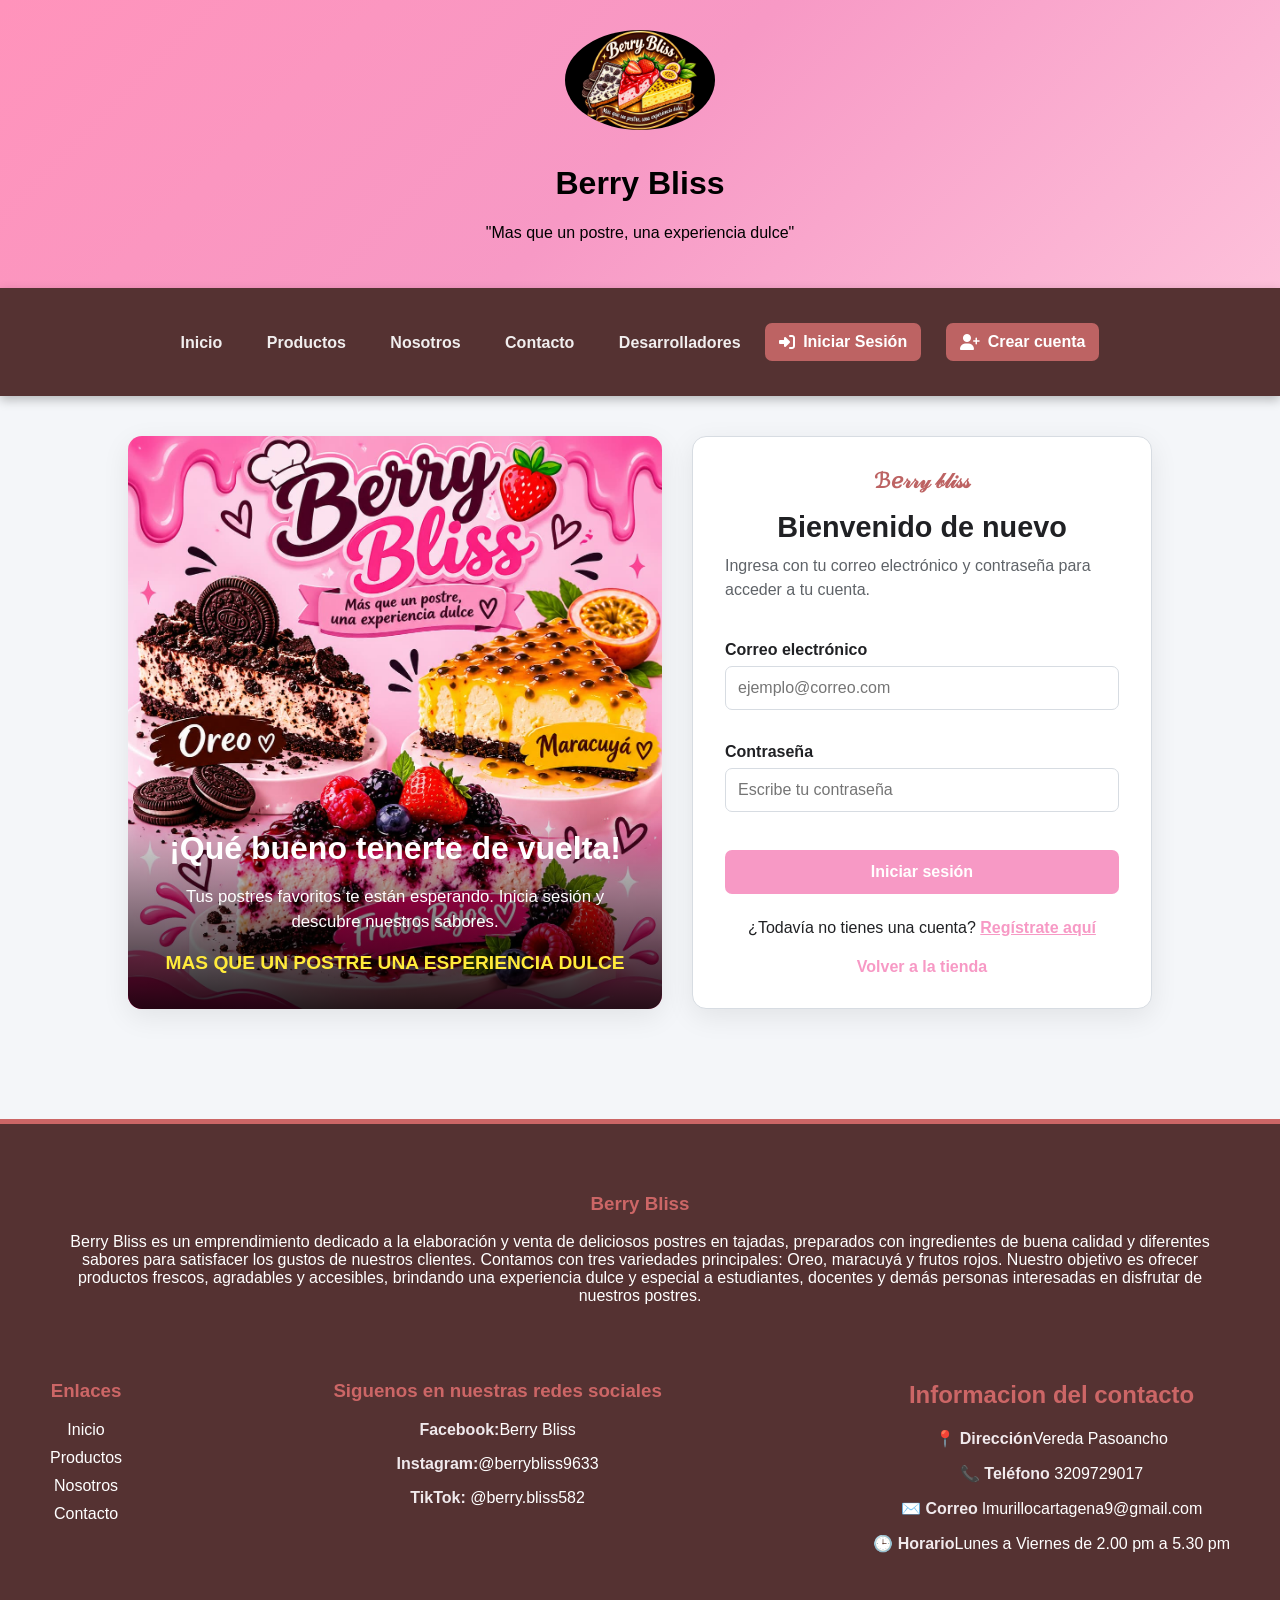
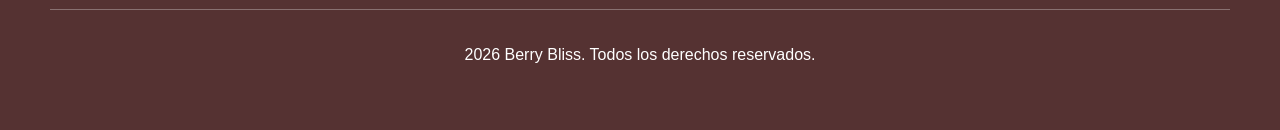
<file: Berry_Bliss_/login.html>
<!DOCTYPE html>
<html lang="en">
<head>
    <meta charset="UTF-8">
    <meta name="viewport" content="width=device-width, initial-scale=1.0">
    <title>Berry Bliss</title>

    <link rel="stylesheet" href="CSS/style.css">
    <link rel="stylesheet" href="CSS/auth.css">
    <!-- Iconos Font Awesome -->
    <link rel="stylesheet"href="https://cdnjs.cloudflare.com/ajax/libs/font-awesome/6.5.1/css/all.min.css">

</head>
<body>
    
    <header>
        <img src="img/Logo 2.jpg" alt="Logo de la Empresa" >
        <h1>Berry Bliss</h1>
        <p>"Mas que un postre, una experiencia dulce"</p>
    </header>
    <nav>
        <a href="index.html">Inicio</a>
        <a href="productos.html">Productos</a>
        <a href="nosotros.html">Nosotros</a>
        <a href="contactenos.html">Contacto</a>
        <a href="desarrolladores.html">Desarrolladores</a>
        <!--Enlace de login-->
        <a href="login.html" class="nav-auth" class="acceso-cliente"> <i class="fa-solid fa-right-to-bracket"></i> Iniciar Sesión</a>
        

        <!--Enlace de registro-->
        <a href="registro.html" class="nav-auth" class="acceso-registro"><i class="fa-solid fa-user-plus"></i> Crear cuenta</a>
    </nav>
    <!-- CONTENIDO PRINCIPAL -->
    <main class="auth-container">

        <!-- COLUMNA IZQUIERDA: IMAGEN -->
        <section class="auth-image">

            <img
                src="img/IMG principal.jpg"
                alt="Variedad de postres dulces, cremosos y deliciosos"
            >

            <div class="auth-image-text">

                <h2>¡Qué bueno tenerte de vuelta!</h2>

                <p>
                    Tus postres favoritos te están esperando.
                    Inicia sesión y descubre nuestros sabores.
                </p>

                <strong>MAS QUE UN POSTRE UNA ESPERIENCIA DULCE</strong>

            </div>

        </section>

        <!-- COLUMNA DERECHA: FORMULARIO -->
        <section class="auth-card">

            <a class="brand" href="index.html">
                ℬℯ𝓇𝓇𝓎 𝒷𝓁𝒾𝓈𝓈
            </a>

            <h1>Bienvenido de nuevo</h1>

            <p class="auth-description">
                Ingresa con tu correo electrónico y contraseña
                para acceder a tu cuenta.
            </p>

            <form action="#" method="post">

                <!-- CORREO ELECTRÓNICO -->
                <div class="form-group">

                    <label for="correo">
                        Correo electrónico
                    </label>

                    <input
                        type="email"
                        id="correo"
                        name="correo"
                        placeholder="ejemplo@correo.com"
                        autocomplete="email"
                        required
                    >

                </div>

                <!-- CONTRASEÑA -->
                <div class="form-group">

                    <label for="contrasena">
                        Contraseña
                    </label>

                    <input
                        type="password"
                        id="contrasena"
                        name="contrasena"
                        placeholder="Escribe tu contraseña"
                        autocomplete="current-password"
                        required
                    >

                </div>

                <!-- BOTÓN DE INICIO DE SESIÓN -->
                <button type="submit" class="auth-button">
                    Iniciar sesión
                </button>

            </form>

            <!-- ENLACE AL REGISTRO -->
            <p class="auth-switch">
                ¿Todavía no tienes una cuenta?
                <a href="registro.html">Regístrate aquí</a>
            </p>

            <!-- VOLVER A LA TIENDA -->
            <a class="back-link" href="index.html">
                Volver a la tienda
            </a>

        </section>

    </main>
    <footer>
    <div class="footer-contenedor">
    <div>
        <h3>Berry Bliss</h3>
        <p>
        Berry Bliss es un emprendimiento dedicado a la elaboración y venta de deliciosos postres en tajadas, preparados con ingredientes de buena calidad y diferentes sabores para satisfacer los gustos de nuestros clientes. Contamos con tres variedades principales: Oreo, maracuyá y frutos rojos. Nuestro objetivo es ofrecer productos frescos, agradables y accesibles, brindando una experiencia dulce y especial a estudiantes, docentes y demás personas interesadas en disfrutar de nuestros postres.
        </p>
    </div>

    <div>
    <h3>Enlaces</h3>
    <ul>
        <li><a href="index.html">Inicio</a></li>
        <li><a href="productos.html">Productos</a></li>
        <li> <a href="nosotros.html">Nosotros</a></li>
        <li><a href="contactenos.html">Contacto</a></li>
    </ul>
</div>
<div>
    <h3>Siguenos en nuestras redes sociales</h3>
    <p><strong>Facebook:</strong>Berry Bliss</p> 
    <p><strong>Instagram:</strong>@berrybliss9633</p>
    <p><strong>TikTok:</strong> @berry.bliss582</p>
</div>
<div>
    <h2>Informacion del contacto</h2>
    <p><strong>📍 Dirección</strong>Vereda Pasoancho</p>
    <p><strong>📞 Teléfono</strong> 3209729017</p>
    <p><strong>✉️ Correo</strong> lmurillocartagena9@gmail.com</p>
    <p><strong>🕒 Horario</strong>Lunes a Viernes de 2.00 pm a 5.30 pm</p> 

</div>
    </div>

    <div class="copyright">
        <p> 2026 Berry Bliss. Todos los derechos reservados.</p> 
    </div>
</footer>
</body>
</html>
</file>
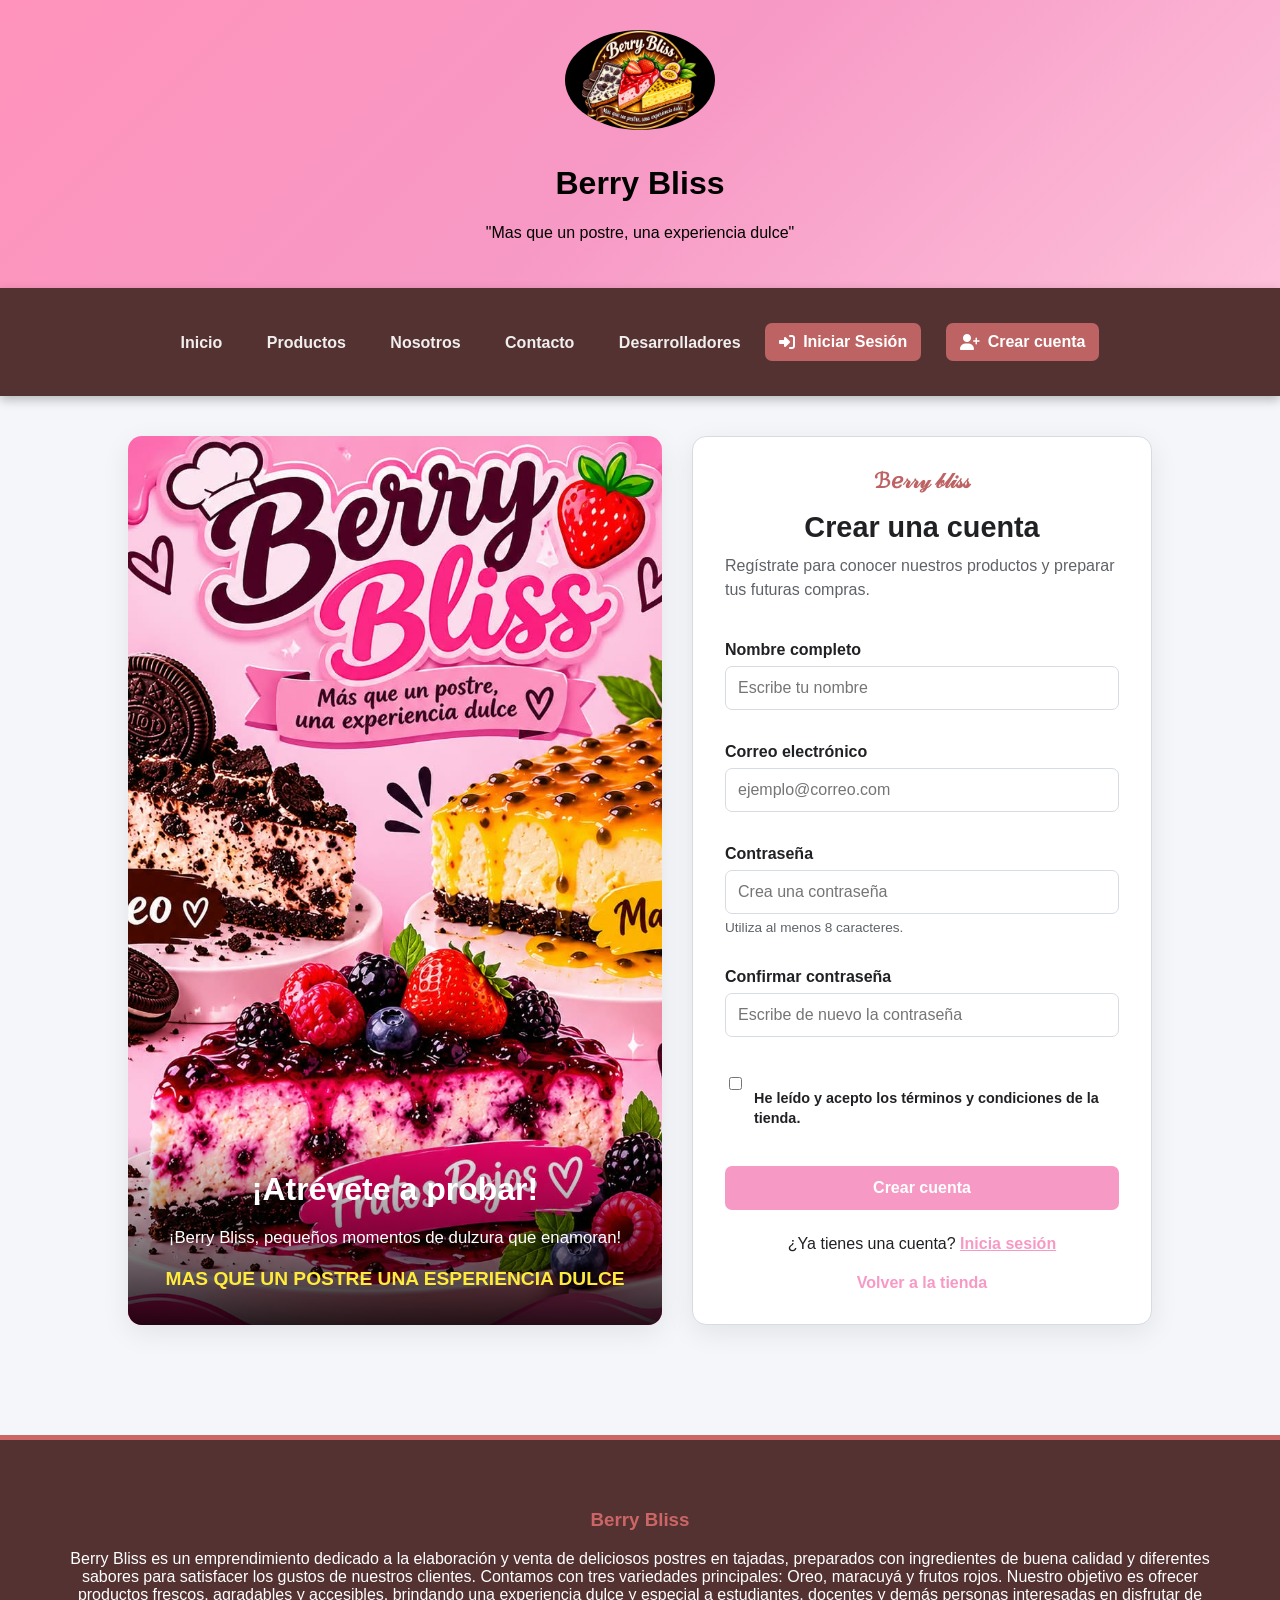
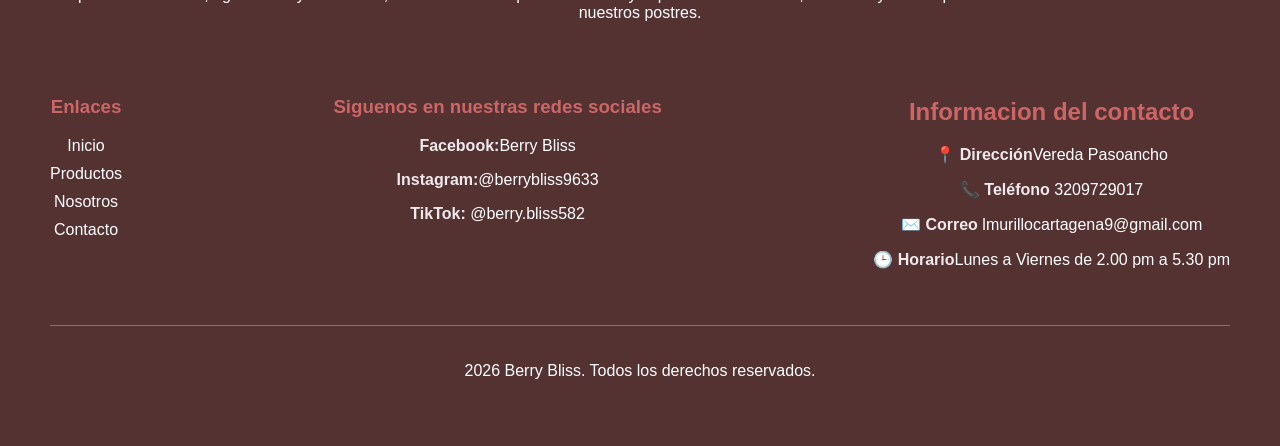
<file: Berry_Bliss_/registro.html>
<!DOCTYPE html>
<html lang="en">
<head>
    <meta charset="UTF-8">
    <meta name="viewport" content="width=device-width, initial-scale=1.0">
    <title>Berry Bliss</title>

    <link rel="stylesheet" href="CSS/style.css">
    <link rel="stylesheet" href="CSS/auth.css">
    <!-- Iconos Font Awesome -->
    <link rel="stylesheet"href="https://cdnjs.cloudflare.com/ajax/libs/font-awesome/6.5.1/css/all.min.css">

</head>
<body>
    
    <header>
        <img src="img/Logo 2.jpg" alt="Logo de la Empresa" >
        <h1>Berry Bliss</h1>
        <p>"Mas que un postre, una experiencia dulce"</p>
    </header>
    <nav>
        <a href="index.html">Inicio</a>
        <a href="productos.html">Productos</a>
        <a href="nosotros.html">Nosotros</a>
        <a href="contactenos.html">Contacto</a>
        <a href="desarrolladores.html">Desarrolladores</a>
        <!--Enlace de login-->
        <a href="login.html" class="nav-auth" class="acceso-cliente"> <i class="fa-solid fa-right-to-bracket"></i> Iniciar Sesión</a>
        

        <!--Enlace de registro-->
        <a href="registro.html" class="nav-auth" class="acceso-registro"><i class="fa-solid fa-user-plus"></i> Crear cuenta</a>
    </nav>
    <main class="auth-container">

    <!-- Columna izquierda: imagen promocional -->
    <section class="auth-image">
        <img
            src="img/IMG principal.jpg"
            alt="Variedad de gomitas dulces, ácidas y picantes"
        >

        <div class="auth-image-text">
            <h2>¡Atrévete a probar!</h2>
            <p>¡Berry Bliss, pequeños momentos de dulzura que enamoran!</p>
            <strong>MAS QUE UN POSTRE UNA ESPERIENCIA DULCE</strong>
        </div>
    </section>

    <!-- Columna derecha: formulario de registro -->
    <section class="auth-card">

        <a class="brand" href="index.html">
            ℬℯ𝓇𝓇𝓎 𝒷𝓁𝒾𝓈𝓈
        </a>

        <h1>Crear una cuenta</h1>

        <p class="auth-description">
            Regístrate para conocer nuestros productos
            y preparar tus futuras compras.
        </p>

        <form action="#" method="post">

            <div class="form-group">
                <label for="nombre">Nombre completo</label>
                <input
                    type="text"
                    id="nombre"
                    name="nombre"
                    placeholder="Escribe tu nombre"
                    autocomplete="name"
                    required
                >
            </div>

            <div class="form-group">
                <label for="correo">Correo electrónico</label>
                <input
                    type="email"
                    id="correo"
                    name="correo"
                    placeholder="ejemplo@correo.com"
                    autocomplete="email"
                    required
                >
            </div>

            <div class="form-group">
                <label for="contrasena">Contraseña</label>
                <input
                    type="password"
                    id="contrasena"
                    name="contrasena"
                    placeholder="Crea una contraseña"
                    autocomplete="new-password"
                    minlength="8"
                    required
                >
                <small>Utiliza al menos 8 caracteres.</small>
            </div>

            <div class="form-group">
                <label for="confirmar">Confirmar contraseña</label>
                <input
                    type="password"
                    id="confirmar"
                    name="confirmar"
                    placeholder="Escribe de nuevo la contraseña"
                    autocomplete="new-password"
                    minlength="8"
                    required
                >
            </div>

            <div class="terms-group">
                <input
                    type="checkbox"
                    id="terminos"
                    name="terminos"
                    required
                >

                <label for="terminos">
                    He leído y acepto los términos y condiciones
                    de la tienda.
                </label>
            </div>

            <button type="submit" class="auth-button">
                Crear cuenta
            </button>

        </form>

        <p class="auth-switch">
            ¿Ya tienes una cuenta?
            <a href="login.html">Inicia sesión</a>
        </p>

        <a class="back-link" href="index.html">
            Volver a la tienda
        </a>

    </section>

</main>
    <footer>
    <div class="footer-contenedor">
    <div>
        <h3>Berry Bliss</h3>
        <p>
        Berry Bliss es un emprendimiento dedicado a la elaboración y venta de deliciosos postres en tajadas, preparados con ingredientes de buena calidad y diferentes sabores para satisfacer los gustos de nuestros clientes. Contamos con tres variedades principales: Oreo, maracuyá y frutos rojos. Nuestro objetivo es ofrecer productos frescos, agradables y accesibles, brindando una experiencia dulce y especial a estudiantes, docentes y demás personas interesadas en disfrutar de nuestros postres.
        </p>
    </div>

    <div>
    <h3>Enlaces</h3>
    <ul>
        <li><a href="index.html">Inicio</a></li>
        <li><a href="productos.html">Productos</a></li>
        <li> <a href="nosotros.html">Nosotros</a></li>
        <li><a href="contactenos.html">Contacto</a></li>
    </ul>
</div>
<div>
    <h3>Siguenos en nuestras redes sociales</h3>
    <p><strong>Facebook:</strong>Berry Bliss</p> 
    <p><strong>Instagram:</strong>@berrybliss9633</p>
    <p><strong>TikTok:</strong> @berry.bliss582</p>
</div>
<div>
    <h2>Informacion del contacto</h2>
    <p><strong>📍 Dirección</strong>Vereda Pasoancho</p>
    <p><strong>📞 Teléfono</strong> 3209729017</p>
    <p><strong>✉️ Correo</strong> lmurillocartagena9@gmail.com</p>
    <p><strong>🕒 Horario</strong>Lunes a Viernes de 2.00 pm a 5.30 pm</p> 

</div>
    </div>

    <div class="copyright">
        <p> 2026 Berry Bliss. Todos los derechos reservados.</p> 
    </div>
</footer>
</body>
</html>
</file>
<file: Berry_Bliss_/CSS/style.css>
body{
    margin: 0;
    font-family: Times New Roman, Helvetica, sans-serif;
    background: #f799c52d;
}
header{
    background: linear-gradient(135deg, #ff93bb, #f799c5, #fdc0da);
    padding: 30px;
    text-align: center;
    color: black;
    box-shadow: 0px 5px 15px rgba(0, 0, 0, 0.3);
}
header img{
    width: 150px;
    border-radius: 50%;
    margin-bottom: 10px;
}
nav{
    background:  #553232;
    padding: 15px;
    text-align: center;
    box-shadow: 0px 4px 10px rgba(0, 0, 0, 0.25);
}
nav a{
    color: rgb(241, 238, 238);
    text-decoration: none;
    margin: 20px;
    font-weight: bold;
    transition: 0.3s ;
}
nav a:hover{
    color:  #ffd16621;
    text-shadow: 0px 0px 8px #ffd166;
}
main{
    width: 90%;
    margin: auto;
    padding: 30px;
}
section{
    background: #fff0f5;
    padding: 20px;
    margin-bottom: 30px;
    border-radius: 10px;
    box-shadow: 0px 4px 10px rgba(139, 0, 0, 0.15);
}
footer{
    background: #553232;
    padding: 30px;
    text-align: center;
    color: rgb(245, 242, 242);
    margin-top: 40px;
    border-top: 5px solid #cc6666;
}
footer h2{
    color: #cc6666;
}
footer strong{
    color: #f0e9ec;
}
footer h3{
    color: #cc6666;
}
.banner{
    background-color:#fff0f5;
    padding:60px;
    text-align:center;
}

.banner h2{
    font-size: 42px;
    color: #cc6666;
}
.eslogan{
    font-size: 24px;
    color: #cc6666;
    font-weight: bold;
}
.banner p{
    font-size: 18px;
    line-height: 1.8;
    color: #0c0b0b;
}
.boton{
    display: inline-block;
    background: #f799c5;
    color: #fff;
    padding: 10px 20px;
    border: none;
    border-radius: 6px;
    cursor: pointer;
    transition: 0.3s ;
    font-weight: bold;
    box-shadow: 0px 5px 12px rgba(213, 0, 0, 0.3);
    margin: 10px;
    text-decoration: none;
    display: inline-block;
}
.boton-secundario{
    background: #f799c5;
    color: #fff;
    padding: 10px 20px;
    border-radius: 6px;
    margin: 10px;
    text-decoration: none;
    display: inline-block;
}
.boton:hover{
    background: #ffd166;
}
.boton-secundario:hover{
    background: #ff93bb;
}   
.banner img{
    width: 100%;
    height: 500px;
    border-radius: 15px;
    max-width: 100%;
    margin-top: 30px;
}
.nosotros{
    padding: 60px;
    background: #fff0f5;
}
.nosotros h2{
    text-align: center;
    font-size: 36px;
    margin-bottom: 48px;
    color: #cc6666;
}
.contenedor-nosotros{
    display: flex;
    justify-content: space-between;
    align-items: center;
    gap: 40px;
}
.imagen-nosotros{
    flex: 1;
}
.imagen-nosotros img{
    width: 100%;
    border-radius: 15px;
    box-shadow: 0px 5px 15px rgba(0, 0, 0, 0.3);
}
.texto-nosotros{
    flex: 1;
}
.texto-nosotros h3{
    margin-top: 20px;
    color: #553232;
}
.texto-nosotros p{
    line-height: 1.8;
    text-align: justify;
    color: #0c0b0b;
}   
.texto-nosotros h3{
    color:#cc6666 ;
}
.texto-nosotros ul{
    margin-left: 20px;
}
.texto-nosotros li{
    margin-bottom: 10px;    
}
.productos{
    background: #fff8e1;
    border: 2px solid  #ff9800;
    border-radius: 18px;
    padding: 20px;
    margin: 15px;
    box-shadow: 0px 6px 15px rgba(255, 87, 35, 0.3);
    transition: 0.3s ;
}
.productos:hover{
    transform: translateY(-8px);
    box-shadow: 0px 12px 25px rgba(213, 0, 0, 0.3);
}
.productos h2{
    text-align: center;
    font-size: 36px;
    margin-bottom: 40px;
    color: #e3261b;
}
.contenedor-productos{
    display: flex;
    justify-content: space-around;
    flex-wrap: wrap;
    gap: 30px;
}
.card{
    width: 300px;
    background: #f0e9ec;
    border-radius: 12px;
    overflow: hidden;
    box-shadow: 0 5px 20px rgba(0, 0, 0, 0.12);
    text-align: center;
    padding-bottom: 20px;
}
.card img{
    width: 100%;
    height: 220px;
    object-fit: cover;
}
.card h3{
    margin-top: 20px;
    color: #e3261b;
}
.card p{
    padding: 0 20px;
    line-height: 1.6;
    color: #666;
}
.precio{
    font-size: 24px;
    font-weight: bold;
    color: #088395;
}
.btn-producto{
    display: inline-block;
    padding: 12px 20px;
    background: #088395;
    color: #f0e9ec;
    text-decoration: none;
    border-radius: 6px;
    margin-top: 15px;
}
.card:hover{
    transform: translateY(-10px);
    transition: .3s;
}
.btn-producto:hover{
    background: #088395;
}


.Ventajas{
    padding: 70px;
    background: rgb(255, 240, 245);
}
.Ventajas h2{
    text-align: center;
    font-size: 36px;
    color: #e3261b;
}
.decripcion-ventajas{
    text-align: center;
    margin: 20px auto 50px;
    max-width: 700px;
    line-height: 1.8;
}
.contenedor-ventajas{
    display: flex;
    justify-content: center;
    flex-wrap: wrap;
    gap: 30px;
}
.card{
    width: 250px;
    background: #f0e9ec;
    padding: 30px;
    text-align: center;
    border-radius: 12px;
    box-shadow: 0 4px 12px rgba(0, s0, 0, 0.15);
    transition: .3s;
}
.card-ventaja{
    width:250px;
    background:#ffffff;
    padding:30px;
    text-align:center;
    border-radius:12px;
    box-shadow:0 4px 12px rgba(0,0,0,.15);
    transition:.3s;
}
.card-ventaja h3{
    font-size: 48px;
    margin-bottom: 20px;
}
.card-ventaja h4{
    color: #e3261b;
    margin-bottom: 15px;
}
.card-ventaja p{
    line-height: 1.7;
}
.card-ventaja:hover{
    transform: translateY(-10px);
    box-shadow:0 12px 25px rgba(0,0,0,.25)
}



.testimonios{
    padding: 70px;
    background: #fff0f5;
}
.testimonios h2{
    text-align: center;
    font-size: 36px;
    color: #e3261b;
}
.descripcion-testimonios{
    text-align: center;
    margin: 20px auto 50px;
    max-width: 700px;
    line-height: 1.8;
}
.contenedor-testimonios{
    display: flex;
    justify-content: center;
    flex-wrap: wrap;
    gap: 30px;
}
.card-testimonio{
    width: 300px;
    background: #f0e9ec;
    padding: 25px;
    text-align: center;
    border-radius: 12px;
    box-shadow: 0 4px 12px rgba(0, 0, 0, 0.15);
    transition: .3s;
}
.card-testimonio img{
    width: 120px;
    height: 120px;
    border-radius: 50%;
    object-fit: cover;
    margin-bottom: 20px;
}
.card-testimonio h3{
    color: #e3261b;
    margin-bottom: 10px;
}
.estrellas{
    color: #ffd700;
    margin-bottom: 15px;
    font-size: 22px;
}
.card-testimonio p{
    line-height: 1.7;
}
.card-testimonio:hover{
    transform: translateY(-10px);
    box-shadow: 0 8px 20px rgba(0, 0, 0, 0.25);
}

.cta {
    background-image: url("/img/Relacion2H.jpg");
    background-size: cover;
    background-position: center;
    background-repeat: no-repeat;

    padding: 100px 20px;
    color: white;
    text-align: center;

    position: relative;
    overflow: hidden;
}

/* Capa de color sobre la imagen */
.cta::before {
    content: "";
    position: absolute;
    top: 0;
    left: 0;
    width: 100%;
    height: 100%;

    background: linear-gradient(
        135deg,
        #ff93bb,
        #f799c5,
        #fdc0da
    );

    opacity: 0.5;
    z-index: 0;
}

/* Contenido */
.contenedor-cta {
    max-width: 900px;
    margin: auto;
    position: relative;
    z-index: 1;
}

.cta h2 {
    font-size: 42px;
    margin-bottom: 20px;
}

.cta p {
    font-size: 20px;
    margin-bottom: 40px;
    line-height: 1.8;
}

/* BOTONES */
.botones-cta {
    display: flex;
    justify-content: center;
    align-items: center;
    gap: 20px;
    flex-wrap: wrap;
    position: relative;
    z-index: 2;
}

/* Botón principal */
.btn-principal {
    display: inline-block;
    background: #f799c5;
    color: #fff;

    padding: 15px 30px;
    border-radius: 8px;

    text-decoration: none;
    font-weight: bold;

    cursor: pointer;
    position: relative;
    z-index: 3;

    transition: 0.3s;
}

/* Botón secundario */
.btn-secundario {
    display: inline-block;
    background: #f799c5;
    border: 2px solid white;
    color: #fff;

    padding: 15px 30px;
    border-radius: 8px;

    text-decoration: none;
    font-weight: bold;

    cursor: pointer;
    position: relative;
    z-index: 3;

    transition: 0.3s;
}

/* Hover botón principal */
.btn-principal:hover {
    background: #b67a7a;
    transform: scale(1.05);
}

/* Hover botón secundario */
.btn-secundario:hover {
    background: white;
    color: #d88480;
    transform: scale(1.05);
}

/* En celular */
@media (max-width: 600px) {

    .cta {
        padding: 70px 20px;
    }

    .cta h2 {
        font-size: 32px;
    }

    .cta p {
        font-size: 17px;
    }

    .botones-cta {
        flex-direction: column;
    }

    .btn-principal,
    .btn-secundario {
        width: 100%;
        max-width: 250px;
        text-align: center;
    }
}




.galeria {
    padding: 70px;
    background: #fff0f5;
}

.galeria h2 {
    text-align: center;
    font-size: 36px;
    color: #e3261b;
    margin-bottom: 20px;
}

.descripcion-galeria {
    text-align: center;
    margin: 0 auto 50px;
    max-width: 700px;
    line-height: 1.8;
}

.grid-galeria {
    display: grid;
    grid-template-columns: repeat(2, 1fr);
    gap: 20px;
}

.imagen {
    overflow: hidden;
    border-radius: 12px;
    border: 3px solid white;
    box-shadow: 0 5px 10px rgba(0, 0, 0, 0.2);
    background: white;
}

.imagen img {
    width: 100%;
    height: 250px;
    object-fit: contain;
    display: block;
    transition: transform 0.4s;
}

.imagen:hover img {
    transform: scale(1.05);
}
.contacto{
    padding: 80px;
    background: #fff0f5;
}
.contacto h2{
    text-align: center;
    font-size: 38px;
    color: #e3261b;
}
.descripcion-contacto{
    text-align: center;
    max-width: 700px;
    margin: 20pxauto 50px;
}
.contenedor-contacto{
    display: flex;
    justify-content:space-between;
    flex-wrap: wrap;
    gap: 50px;
}
.info-contacto{
    flex: 1;
}
.formulario-contacto{
    flex: 1;
}
form{
    display: flex;
    flex-direction: column;
    display: flex;
}

label{
    margin-top: 15px;
    font-weight: bold;
}
textarea{
    padding: 12px;
    margin-top: 5px;
    border-radius: 6px;
    border: 1px solid #ccc;
    width: 100%;
    font-size: 16px;
}
button{
    margin-top: 20px;
    padding: 15px;
    background: #f799c5;
    color: white;
    border: none;
    border-radius: 6px;
    cursor: pointer;
    font-size: 18px;
    transition: 3s;
}
button:hover{
    background: #b67a7a;
}
footer{
    background: #553232;
    color:white;
    padding: 50px;
}
.footer-contenedor{
    display: flex;
    justify-content: space-between;
    flex-wrap: wrap;
    gap: 40px;
}
.footer-contenedor ul{
    list-style: none;
    padding: 0;
}
.footer-contenedor li{
    margin-bottom: 10px;
}
.copyright{
    text-align: center;
    margin-top: 40px;
    border-top: 1px solid rgb(255, 255, 255, .3);
    padding-top: 20px;
}
@media (max-width: 768px){
    .contenedor-nosotros{
        flex-direction: column;
    }
    .contenedor-productos{
        flex-direction: column;
        text-align: center;
    }
}




.activo {
    background-color: #a87471f8;
    color: #000;
    padding: 8px 12px;
    border-radius: 5px;
}

.banner-interno {
    background-image: linear-gradient(
        rgba(180, 40, 70, 0.35),
        rgba(180, 40, 70, 0.45)
    ), url(/Berry_Bliss_/img/Banner.jpg);

    background-size: cover;
    background-position: center;
    background-repeat: no-repeat;

    color: white;
    padding: 100px 20px;

    /* Centrar el contenido */
    text-align: center;
}

.banner-interno h2 {
    font-size: 48px;
    margin-bottom: 15px;
}

.banner-interno p {
    font-size: 20px;
    max-width: 700px;
    margin: 0 auto;
}

.footer-contenedor{
display:flex;
justify-content:space-between;
flex-wrap:wrap;
gap:40px;
}
.footer-contenedor ul{
list-style:none;
padding:0;
}
.footer-contenedor li{
margin-bottom:10px;
}
.footer-contenedor li a{
    position: relative;
    text-decoration: none;
    color: white;
}
.footer-contenedor li a::after{
    content: "";
    position: absolute;
    left: 0;
    bottom: -4px;
    width: 0;
    height: 2px;
    background-color: #fff;
    transition: width 0.3s ease;
}
.footer-contenedor li a:hover::after {
    width: 100%;
}
.copyright{
text-align:center;
margin-top:40px;
border-top:1px solid rgba(255,255,255,.3);
padding-top:20px;
}
@media(max-width:768px){
.contenedor-contacto{
flex-direction:column;
}
.footer-contenedor{
flex-direction:column;
text-align:center;
}
}

.productos-grid {
    display: grid;
}
.productos-grid {
    display: grid;
    grid-template-columns: repeat(3, 1fr);
}
.productos-grid {
    display: grid;
    grid-template-columns: repeat(3, 1fr);
    gap: 25px;
}
.productos-grid {
    display: grid;
    grid-template-columns: repeat(3, 1fr);
    gap: 25px;
    margin-top: 30px;
}
.catalogo {
    max-width: 1200px;
    margin: 0 auto;
    padding: 40px 20px;
}
.catalogo {
    max-width: 1200px;
    margin: 0 auto;
    padding: 40px 20px;
}
.productos-grid {
    display: grid;
    grid-template-columns: repeat(3, 1fr);
    gap: 25px;
    margin-top: 30px;
}
.producto-card {
    background-color: white;
    border: 1px solid #ddd;
    border-radius: 10px;
    overflow: hidden;
}
.producto-card img {
    width: 100%;
    height: 240px;
    object-fit: cover;
    display: block;
}
.producto-contenido {
    padding: 20px;
}
.producto-contenido {
    padding: 20px;
}
.producto-card h3 {
    margin: 10px 0;
    font-size: 22px;
}
.producto-card p {
    line-height: 1.5;
    margin-bottom: 15px;
}
.precio {
    display: block;
    font-size: 20px;
    font-weight: bold;
    margin-bottom: 15px;
}
.producto-card .boton {
    display: inline-block;
    padding: 10px 18px;
    text-decoration: none;
    border-radius: 6px;
}
.producto-card {
    transition: transform 0.3s ease, box-shadow 0.3s ease;
}
.producto-card:hover {
    transform: translateY(-5px);
    box-shadow: 0 8px 20px rgba(0, 0, 0, 0.12);
}

.productos-grid {
    display: grid;
    grid-template-columns: repeat(3, 1fr);
    gap: 25px;
    margin-top: 30px;
}
.producto-card {
    background-color: white;
    border: 1px solid #ddd;
    border-radius: 10px;
    overflow: hidden;
    box-shadow: 0 4px 12px rgba(0, 0, 0, 0.08);
    transition: transform 0.3s ease, box-shadow 0.3s ease;
}
.producto-card:hover {
    transform: translateY(-5px);
    box-shadow: 0 8px 20px rgba(0, 0, 0, 0.12);
}
.producto-card img {
    width: 100%;
    height: 240px;
    object-fit: cover;
    display: block;
}
.producto-contenido {
    padding: 20px;
}
.producto-categoria {
    font-size: 13px;
    font-weight: bold;
    text-transform: uppercase;
    letter-spacing: 1px;
}
.producto-card h3 {
    margin: 10px 0;
    font-size: 22px;
}
.producto-card p {
    line-height: 1.5;
    margin-bottom: 15px;
}
.precio {
    display: block;
    font-size: 20px;
    font-weight: bold;
    margin-bottom: 15px;
}
.producto-card .boton {
    display: inline-block;
    padding: 10px 18px;
    text-decoration: none;
    border-radius: 6px;
}

@media (max-width: 900px) {
    .productos-grid {
        grid-template-columns: repeat(2, 1fr);
    }
}
@media (max-width: 600px) {
    .productos-grid {
        grid-template-columns: 1fr;
    }
    .producto-card img {
        height: 220px;
    }
}

.producto-card .boton:active {
    transform: scale(0.97);
}
.producto-card .boton {
    transition: all 0.3s ease;
}

.producto-card {
    transition: transform 0.3s ease,
                box-shadow 0.3s ease;
}
.producto-card:hover {
    transform: translateY(-5px);
    box-shadow: 0 8px 20px rgba(0, 0, 0, 0.12);
}
.producto-card img {
    transition: transform 0.3s ease;
}
.producto-card:hover img {
    transform: scale(1.03);
}
.producto-card {
    transition: transform 0.3s ease,
                box-shadow 0.3s ease;
}
.producto-card img {
    transition: transform 0.3s ease;
}
.producto-card:hover {
    transform: translateY(-5px);
}
.producto-card:hover img {
    transform: scale(1.03);
}

/* ==============================
   INFORMACIÓN DE PRODUCTOS
   ============================== */

.informacion-productos {
    padding: 70px 20px;
    background-color: #fff8fb;
}

.contenido-seccion {
    max-width: 1100px;
    margin: 0 auto;
    text-align: center;
}

.informacion-productos h2 {
    margin-bottom: 15px;
    color: #8e3b65;
    font-size: 2rem;
}

.descripcion-seccion {
    max-width: 700px;
    margin: 0 auto 40px;
    color: #666;
    font-size: 1.05rem;
    line-height: 1.7;
}


/* Tarjetas */

.beneficios-grid {
    display: grid;
    grid-template-columns: repeat(3, 1fr);
    gap: 25px;
}

.beneficio {
    padding: 30px 25px;
    background-color: #ffffff;
    text-align: center;
    border-radius: 15px;
    border: 1px solid #f1dce7;
    box-shadow: 0 5px 18px rgba(142, 59, 101, 0.08);
    transition: transform 0.3s ease, box-shadow 0.3s ease;
}

.beneficio:hover {
    transform: translateY(-7px);
    box-shadow: 0 10px 25px rgba(142, 59, 101, 0.15);
}

.icono-beneficio {
    width: 65px;
    height: 65px;
    margin: 0 auto 18px;
    display: flex;
    align-items: center;
    justify-content: center;
    background-color: #fde8f1;
    border-radius: 50%;
    font-size: 30px;
}

.beneficio h3 {
    margin-bottom: 12px;
    color: #8e3b65;
    font-size: 1.3rem;
}

.beneficio p {
    margin: 0;
    color: #666;
    line-height: 1.7;
}


/* ==============================
   LLAMADA A LA ACCIÓN
   ============================== */

.llamada-accion {
    padding: 70px 20px;
    background: linear-gradient(
        135deg,
        #8e3b65,
        #b84f82
    );
    text-align: center;
    color: #ffffff;
}

.contenido-llamada {
    max-width: 750px;
    margin: 0 auto;
}

.llamada-accion h2 {
    margin-bottom: 15px;
    font-size: 2rem;
}

.llamada-accion p {
    margin: 0 auto 30px;
    font-size: 1.05rem;
    line-height: 1.7;
    color: #fff;
}

.llamada-accion strong {
    color: #ffe1ed;
}


/* Botón */

.boton-whatsapp {
    display: inline-block;
    padding: 14px 30px;
    background-color: #ffffff;
    color: #8e3b65;
    text-decoration: none;
    font-weight: bold;
    border-radius: 30px;
    transition: all 0.3s ease;
}

.boton-whatsapp:hover {
    background-color: #25d366;
    color: #ffffff;
    transform: translateY(-3px);
    box-shadow: 0 7px 18px rgba(0, 0, 0, 0.2);
}


/* ==============================
   DISEÑO RESPONSIVE
   ============================== */

@media (max-width: 768px) {

    .informacion-productos {
        padding: 50px 15px;
    }

    .beneficios-grid {
        grid-template-columns: 1fr;
        gap: 20px;
    }

    .beneficio {
        padding: 25px 20px;
    }

    .llamada-accion {
        padding: 50px 20px;
    }

    .informacion-productos h2,
    .llamada-accion h2 {
        font-size: 1.7rem;
    }
}

.detalle-producto{max-width:1100px;margin:40px auto;padding:20px;display:grid;grid-template-columns:1fr 1fr;gap:40px;}
.detalle-imagen img{width:100%;height:500px;object-fit:cover;border-radius:10px;}
.galeria-producto{display:grid;grid-template-columns:repeat(3,1fr);gap:10px;margin-top:10px;}
.galeria-producto img{width:100%;height:247px;object-fit:cover;border-radius:10px;transition:.3s;}
.galeria-producto img:hover{transform:scale(1.05);}
.detalle-informacion{display:flex;flex-direction:column;justify-content:center;}
.detalle-informacion h1{margin:10px 0;font-size:36px;color:#C2185B;}
.detalle-informacion h2{font-size:24px;color:#A626AA;margin:20px 0 10px;}
.detalle-informacion > p{line-height:1.6;margin-bottom:20px;}
.detalle-informacion .precio{font-size:28px;margin:15px 0;}
.disponible{display:inline-block;background:#E8F5E9;color:#2E7D32;padding:5px 12px;border-radius:15px;font-weight:bold;font-size:14px;margin-bottom:10px;width:fit-content;}
.caracteristicas{padding-left:20px;line-height:1.8;}
.caracteristicas li{margin-bottom:8px;}
.acciones{display:flex;gap:12px;flex-wrap:wrap;margin-top:25px;}
.whatsapp{background:#25D366;}
.whatsapp:hover{background:#1DA851;}
.informacion-adicional{max-width:1100px;margin:40px auto;padding:30px;background:#FFF0F6;border-radius:12px;text-align:center;}
.informacion-adicional h2{color:#C2185B;margin-bottom:15px;}
.beneficios{max-width:1100px;margin:50px auto;padding:0 20px;}
.beneficios h2{text-align:center;color:#C2185B;margin-bottom:30px;}
.beneficios-grid{display:grid;grid-template-columns:repeat(3,1fr);gap:20px;}
.beneficio{background:#FFF0F6;padding:25px;text-align:center;border-radius:10px;border-top:5px solid #A626AA;}
.beneficio h3{color:#C2185B;margin-bottom:10px;}
.beneficio p{line-height:1.6;}
.productos-relacionados{max-width:1100px;margin:50px auto;padding:0 20px;}
.productos-relacionados h2{text-align:center;color:#C2185B;margin-bottom:20px;}
.llamada-accion{max-width:900px;margin:50px auto;padding:40px 20px;text-align:center;background:linear-gradient(135deg,#C2185B,#8E24AA);border-radius:15px;color:white;}
.llamada-accion h2{margin-bottom:15px;}
.llamada-accion p{margin-bottom:25px;line-height:1.8;}
.llamada-accion .boton{background:#FFC107;color:#880E4F;}
.llamada-accion .boton:hover{background:#FFD54F;transform:scale(1.05);}



/* ================================
   SECCIÓN NUESTRO EQUIPO
================================ */

.equipo {
    width: 100%;
    padding: 80px 20px;
    background: #fff8f5;
    box-sizing: border-box;
}

.equipo-contenedor {
    width: 100%;
    max-width: 1100px;
    margin: 0 auto;
}

/* Título */

.equipo h2 {
    margin: 0;
    text-align: center;
    font-size: 2.5rem;
    color: #5a2a27;
    font-weight: 700;
}

.equipo-descripcion {
    max-width: 650px;
    margin: 15px auto 50px;
    text-align: center;
    color: #777;
    font-size: 1rem;
    line-height: 1.6;
}


/* ================================
   GRID
================================ */

.equipo-grid {
    display: grid;

    /* 2 tarjetas por fila */
    grid-template-columns: repeat(2, minmax(0, 1fr));

    gap: 35px;

    width: 100%;
}


/* ================================
   TARJETAS
================================ */

.miembro {
    position: relative;

    display: flex;
    flex-direction: column;
    align-items: center;

    padding: 30px 25px;

    background: #ffffff;

    border-radius: 20px;

    border: 1px solid rgba(90, 42, 39, 0.08);

    box-shadow:
        0 8px 25px rgba(0, 0, 0, 0.08);

    text-align: center;

    overflow: hidden;

    transition:
        transform 0.35s ease,
        box-shadow 0.35s ease,
        border-color 0.35s ease;
}


/* Línea decorativa superior */

.miembro::before {
    content: "";

    position: absolute;

    top: 0;
    left: 0;

    width: 100%;
    height: 5px;

    background: linear-gradient(
        90deg,
        #d96c75,
        #e9a6a6,
        #d96c75
    );

    transform: scaleX(0);

    transform-origin: center;

    transition: transform 0.35s ease;
}


/* Animación al pasar el cursor */

.miembro:hover {
    transform: translateY(-12px);

    box-shadow:
        0 20px 45px rgba(90, 42, 39, 0.18);

    border-color: rgba(217, 108, 117, 0.35);
}

.miembro:hover::before {
    transform: scaleX(1);
}


/* ================================
   FOTO
================================ */

.foto-miembro {
    width: 150px;
    height: 150px;

    margin-bottom: 20px;

    border-radius: 50%;

    overflow: hidden;

    border: 5px solid #fff;

    box-shadow:
        0 5px 20px rgba(0, 0, 0, 0.15);

    transition:
        transform 0.4s ease,
        box-shadow 0.4s ease;
}

.miembro:hover .foto-miembro {
    transform: scale(1.07);

    box-shadow:
        0 8px 25px rgba(217, 108, 117, 0.35);
}

.foto-miembro img {
    width: 100%;
    height: 100%;

    object-fit: cover;

    display: block;

    transition: transform 0.5s ease;
}

.miembro:hover .foto-miembro img {
    transform: scale(1.08);
}


/* ================================
   NOMBRE
================================ */

.miembro h3 {
    margin: 5px 0 8px;

    color: #4a2523;

    font-size: 1.25rem;

    line-height: 1.3;
}


/* ================================
   CARGO
================================ */

.miembro h4 {
    margin: 0 0 15px;

    color: #d05c68;

    font-size: 0.95rem;

    font-weight: 600;

    text-transform: uppercase;

    letter-spacing: 0.5px;
}


/* ================================
   DESCRIPCIÓN
================================ */

.miembro p {
    margin: 0;

    max-width: 430px;

    color: #666;

    font-size: 0.95rem;

    line-height: 1.7;

    flex-grow: 1;
}


/* ================================
   REDES SOCIALES
================================ */

.redes-sociales {
    display: flex;

    justify-content: center;

    align-items: center;

    gap: 12px;

    margin: 25px 0 20px;
}

.red-social {
    display: flex;

    justify-content: center;

    align-items: center;

    width: 42px;
    height: 42px;

    border-radius: 50%;

    background: #f8e6e5;

    color: #7b3738;

    text-decoration: none;

    font-size: 18px;

    transition:
        transform 0.3s ease,
        background 0.3s ease,
        color 0.3s ease,
        box-shadow 0.3s ease;
}


/* Efecto hover de redes */

.red-social:hover {
    transform: translateY(-5px) scale(1.08);

    background: #d96c75;

    color: #ffffff;

    box-shadow:
        0 6px 15px rgba(217, 108, 117, 0.35);
}


/* ================================
   COLORES INDIVIDUALES
================================ */

/* Instagram */

.red-social:nth-child(1):hover {
    background: linear-gradient(
        45deg,
        #f09433,
        #e6683c,
        #dc2743,
        #cc2366,
        #bc1888
    );
}


/* LinkedIn */

.red-social:nth-child(2):hover {
    background: #0077b5;
}


/* Facebook */

.red-social:nth-child(3):hover {
    background: #1877f2;
}


/* WhatsApp */

.red-social:nth-child(4):hover {
    background: #25d366;
}


/* ================================
   BOTÓN CONTACTAR
================================ */

.boton-contacto {
    display: inline-flex;

    justify-content: center;
    align-items: center;

    min-width: 140px;

    padding: 12px 25px;

    border-radius: 30px;

    background: #f799c5;

    color: #ffffff;

    text-decoration: none;

    font-size: 0.95rem;

    font-weight: 600;

    border: 2px solid #d96c75;

    cursor: pointer;

    transition:
        background 0.3s ease,
        color 0.3s ease,
        transform 0.3s ease,
        box-shadow 0.3s ease;
}

.boton-contacto:hover {
    background: transparent;

    color: #d96c75;

    transform: translateY(-3px);

    box-shadow:
        0 7px 18px rgba(217, 108, 117, 0.25);
}

.boton-contacto:active {
    transform: translateY(0);
}


/* ================================
   TABLET
================================ */

@media (max-width: 800px) {

    .equipo {
        padding: 60px 18px;
    }

    .equipo h2 {
        font-size: 2.1rem;
    }

    .equipo-grid {
        gap: 25px;
    }

    .miembro {
        padding: 25px 20px;
    }

}


/* ================================
   CELULAR
================================ */

@media (max-width: 600px) {

    .equipo {
        padding: 50px 15px;
    }

    .equipo h2 {
        font-size: 1.9rem;
    }

    .equipo-descripcion {
        margin-bottom: 35px;
    }

    /* Una tarjeta debajo de otra */

    .equipo-grid {
        grid-template-columns: 1fr;

        gap: 25px;
    }

    .miembro {
        padding: 28px 20px;
    }

    .foto-miembro {
        width: 130px;
        height: 130px;
    }

    .miembro h3 {
        font-size: 1.15rem;
    }

    .miembro p {
        font-size: 0.9rem;
    }

}


/* ================================
   CELULARES PEQUEÑOS
================================ */

@media (max-width: 380px) {

    .equipo {
        padding: 40px 12px;
    }

    .miembro {
        padding: 25px 15px;
    }

    .foto-miembro {
        width: 115px;
        height: 115px;
    }

    .red-social {
        width: 38px;
        height: 38px;

        font-size: 16px;
    }

    .boton-contacto {
        width: 100%;
    }
}

.seccion-contacto {
    width: 90%;
    max-width: 1100px;

    margin: 40px auto;

    display: flex;

    gap: 30px;
}

.informacion-contacto,
.formulario-contacto {
    flex: 1;

    padding: 30px;

    border-radius: 10px;
}

.informacion-contacto {
    background: #fff0f5;
}

.formulario-contacto {
    background: white;

    box-shadow: 0 4px 15px rgba(0, 0, 0, .1);
}

.informacion-contacto h2,
.formulario-contacto h2 {
    color: #e3261b;

    margin-bottom: 20px;
}

.informacion-contacto p {
    margin-bottom: 15px;
}

.informacion-contacto a {
    color: #e3261b;
    font-weight: bold;
    text-decoration: none;
}

.redes-contacto {
    margin-top: 25px;
}

.formulario-contacto form {
    display: flex;

    flex-direction: column;

    gap: 10px;
}

.formulario-contacto label {
    font-weight: bold;

    margin-top: 8px;
}

.formulario-contacto input,
.formulario-contacto textarea {
    width: 100%;

    padding: 12px;

    border: 1px solid #ccc;

    border-radius: 6px;

    font-family: Arial, Helvetica, sans-serif;

    font-size: 15px;
}

.formulario-contacto input:focus,
.formulario-contacto textarea:focus {
    outline: 2px solid #088395;
}

.formulario-contacto button {
    padding: 12px;

    margin-top: 15px;

    border: none;

    border-radius: 6px;

    background: #0A4D68;

    color: white;

    font-weight: bold;

    cursor: pointer;

    transition: .3s;
}

.formulario-contacto button:hover {
    background: #088395;

    transform: scale(1.03);
}


.historia{
    display:flex;
    justify-content:space-between;
    align-items:center;
    gap:40px;
    margin:60px auto;
    width:90%;
    max-width:1200px;
}
.historia-texto{
    flex:1;
}
.historia-texto h2{
    font-size:36px;
    color:#cc6666;
    margin-bottom:20px;
}
.historia-texto p{
    text-align:justify;
    line-height:1.8;
    font-size:18px;
}
.historia-imagen{
    flex:1;
    text-align:center;
}
.historia-imagen img{
    width:100%;
    max-width:500px;
    border-radius:15px;
    box-shadow:0 10px 25px rgba(0,0,0,.2);
}
.btn{
    display:inline-block;
    margin-top:20px;
    padding:12px 25px;
    background:#cc6666;
    color:white;
    text-decoration:none;
    border-radius:8px;
}
@media(max-width:768px){
.historia{
flex-direction:column;
}
}
.mision-vision{
    display:flex;
    justify-content:center;
    gap:40px;
    margin:70px auto;
    width:90%;
    max-width:1200px;
}
.tarjeta{
    flex:1;
        background: #fff0f5;
    padding:35px;
    border-radius:15px;
    box-shadow:0 8px 20px rgba(0,0,0,.15);
    transition:.3s;
}
.tarjeta:hover{
    transform:translateY(-10px);
    box-shadow:0 15px 35px rgba(0,0,0,.2);
}
.icono{
    font-size:55px;
    margin-bottom:20px;
}
.tarjeta h2{
    color: #cc6666;
    margin-bottom:20px;
    font-size:32px;
}
.tarjeta p{
    line-height:1.8;
    text-align:justify;
    font-size:17px;
}
.tarjeta{
        background: #fff0f5;
    border-top:6px solid #cc6666;
}
.mision-vision{
        background: #fff0f5;
    padding:60px;
    border-radius:20px;
}
@media(max-width:768px){
.mision-vision{
flex-direction:column;
}
}
.valores{
    width:90%;
    max-width:1200px;
    margin:80px auto;
    text-align:center;
}
.valores h2{
    font-size:40px;
    color:#e3261b;
    margin-bottom:20px;
}
.intro-valores{
    max-width:700px;
    margin:auto;
    margin-bottom:50px;
    font-size:18px;
    line-height:1.7;
}
.grid-valores{
    display:grid;
    grid-template-columns:repeat(3,1fr);
    gap:30px;
}
.valor{
        background: #fff0f5;
    padding:30px;
    border-radius:15px;
    box-shadow:0 8px 18px rgba(0,0,0,.15);
    transition:.3s;
}
.valor:hover{
    transform:translateY(-8px);
    box-shadow:0 15px 30px rgba(0,0,0,.2);
}
.valor .icono{
    font-size:55px;
    margin-bottom:15px;
}
.valor h3{
    color:#e3261b;
    margin-bottom:15px;
    font-size:24px;
}
.valor p{
    line-height:1.7;
    text-align:justify;
}
.valor{
    border-top:6px solid #cc6666;
}
.valor{
    background: #fff0f5;
}
@media(max-width:992px){
.grid-valores{
grid-template-columns:repeat(2,1fr);
}
}
@media(max-width:768px){
.grid-valores{
grid-template-columns:1fr;
}
}
.objetivos{
    width:90%;
    max-width:1200px;
    margin:80px auto;
}
.objetivos h2{
    text-align:center;
    color:#e3261b;
    font-size:40px;
    margin-bottom:40px;
}
.lista-objetivos{
    display:flex;
    flex-direction:column;
    gap:25px;
}
.objetivo{
    display:flex;
    gap:25px;
    align-items:center;
    background: #fff0f5;
    padding:25px;
    border-left:8px solid #da6a6459;
    border-radius:10px;
    box-shadow:0 8px 15px rgba(0,0,0,.1);
}
.objetivo .icono{
    font-size:45px;
}
.objetivo h3{
    margin-bottom:10px;
    color: #cc6666;
}
.objetivo p{
    line-height:1.7;
}
.equipo{
    width:90%;
    max-width:1200px;
    margin:80px auto;
}
.equipo-grid{
    display:grid;
    grid-template-columns:repeat(auto-fit,minmax(260px,1fr));
    gap:30px;
}
.miembro{
    background: #fff0f5;
    padding:25px;
    border-radius:15px;
    text-align:center;
    box-shadow:0 10px 20px rgba(0,0,0,.15);
    transition:.3s;
}
.miembro:hover{
    transform:translateY(-10px);
}
.miembro img{
    width:170px;
    height:170px;
    object-fit:cover;
    border-radius:50%;
    margin-bottom:20px;
}
.miembro h3{
    color:#cc6666;
}
.miembro h4{
    color:#0c0b0b;
    margin:10px 0;
}
miembro p{
    line-height:1.7;
}
@media(max-width:768px){
.objetivo{
flex-direction:column;
text-align:center;
}
}
.equipo h2 {
    margin: 0;
    text-align: center;
    font-size: 2.5rem;
    color: #e3261b;
    font-weight: 700;
}
/* =========================================
   ACCESOS DE CLIENTES
   Agregar al final de CSS/style.css
   ========================================= */

nav a.acceso-cliente,
nav a.acceso-registro {
    display: inline-block;
    padding: 10px 14px;
    margin: 4px;
    border-radius: 6px;
    text-decoration: none;
    font-weight: bold;
    transition: background-color 0.2s ease,
                color 0.2s ease;
}

/* Iniciar sesión: usar el color principal de la empresa */
nav a.acceso-cliente {
    border: 1px solid var(--color-principal, #8A1748);
    color: var(--color-principal, #8A1748);
}

/* Registrarse: destacar la acción principal */
nav a.acceso-registro {
    background-color: var(--color-principal, #8A1748);
    color: #FFFFFF;
    border: 1px solid var(--color-principal, #8A1748);
}

/* Efecto al pasar el cursor */
nav a.acceso-cliente:hover {
    background-color: var(--color-principal, #622c2c);
    color: #FFFFFF;
}

nav a.acceso-registro:hover {
    filter: brightness(0.88);
}

/* Accesibilidad con teclado */
nav a.acceso-cliente:focus-visible,
nav a.acceso-registro:focus-visible {
    outline: 3px solid #F4C542;
    outline-offset: 3px;
}

/* =====================================
   ENLACES DE INICIO DE SESIÓN Y REGISTRO
   ===================================== */

nav .nav-auth {
    margin-left: auto;
    display: inline-flex;
    align-items: center;
    justify-content: center;
    gap: 8px;
    padding: 10px 14px;
    border-radius: 7px;
    font-weight: bold;
    text-decoration: none;
    white-space: nowrap;
}

nav .nav-auth i {
    font-size: 1rem;
}

/* Iniciar sesión */

nav .nav-auth:not(.nav-registro) {
    color: #ffffff;
    background-color: rgb(189, 99, 99);
}

nav .nav-auth:not(.nav-registro):hover {
    background-color: rgb(189, 99, 99);
}

/* Registrarse */

nav .nav-registro {
    color: #ffffff;
    background-color: rgb(189, 99, 99);
}

nav .nav-registro:hover {
    background-color: rgb(189, 99, 99);
}

/* Adaptación a pantallas pequeñas */

@media (max-width: 768px) {
    nav .nav-auth {
        margin-left: 0;
        padding: 10px 12px;
    }
}
</file>
<file: Berry_Bliss_/CSS/auth.css>
/* 1. VARIABLES DE COLOR */

:root {
    --color-principal: #f799c5;
    --color-secundario: #e8f0fe;
    --color-fondo: #f4f6f9;
    --color-texto: #202124;
    --color-borde: #d7dce2;
    --color-blanco: #ffffff;
}

/* 2. CONFIGURACIÓN GENERAL */

* {
    box-sizing: border-box;
}

body {
    margin: 0;
    font-family: Arial, Helvetica, sans-serif;
    color: var(--color-texto);
    background: var(--color-fondo);
}

/* =============================================
   3. CONTENEDOR PRINCIPAL
   Imagen + formulario
   ============================================= */

.auth-container {
    display: flex;
    justify-content: center;
    align-items: stretch;
    gap: 30px;
    padding: 40px 5%;
}

/* =============================================
   4. IMAGEN LATERAL
   ============================================= */

.auth-image {
    position: relative;
    flex: 1;
    min-width: 0;
    max-width: 550px;
    overflow: hidden;
    align-self: stretch;
    border-radius: 14px;
    background: #fce4ec;
    box-shadow: 0 8px 28px rgba(0, 0, 0, 0.08);
}

/* La imagen ocupa todo el bloque */

.auth-image img {
    position: absolute;
    inset: 0;
    display: block;
    width: 100%;
    height: 100%;
    object-fit: cover;
    object-position: center;
}

/* Texto promocional sobre la imagen */

.auth-image-text {
    position: absolute;
    left: 0;
    right: 0;
    bottom: 0;
    padding: 35px 25px;
    color: var(--color-blanco);
    text-align: center;

    background: linear-gradient(
        to bottom,
        transparent,
        rgba(0, 0, 0, 0.85)
    );
}

.auth-image-text h2 {
    margin: 0 0 12px;
    font-size: 2rem;
}

.auth-image-text p {
    font-size: 1.05rem;
    line-height: 1.5;
}

.auth-image-text strong {
    display: block;
    margin-top: 18px;
    color: #ffeb3b;
    font-size: 1.2rem;
}

/* =============================================
   5. TARJETA DEL FORMULARIO
   ============================================= */

.auth-card {
    flex: 1;
    width: 100%;
    max-width: 460px;
    min-width: 0;
    padding: 32px;
    background: var(--color-blanco);
    border: 1px solid var(--color-borde);
    border-radius: 14px;
    box-shadow: 0 8px 28px rgba(0, 0, 0, 0.08);
}

/* Nombre o marca de la tienda */

.brand {
    display: block;
    margin-bottom: 18px;
    color: rgb(189, 99, 99);
    font-size: 1.3rem;
    font-weight: bold;
    text-decoration: none;
    text-align: center;
}

/* =============================================
   6. TÍTULOS Y DESCRIPCIÓN
   ============================================= */

.auth-card h1 {
    margin: 0 0 10px;
    font-size: 1.8rem;
    text-align: center;
}

.auth-description {
    margin: 0 0 24px;
    color: #5f6368;
    line-height: 1.5;
}

/* =============================================
   7. CAMPOS DEL FORMULARIO
   ============================================= */

.form-group {
    margin-bottom: 18px;
}

.form-group label {
    display: block;
    margin-bottom: 7px;
    font-weight: bold;
}

.form-group input {
    display: block;
    width: 100%;
    padding: 12px;
    border: 1px solid var(--color-borde);
    border-radius: 7px;
    font-size: 1rem;
    font-family: inherit;
}

.form-group input:focus {
    outline: 2px solid var(--color-secundario);
    border-color: var(--color-principal);
}

.form-group small {
    display: block;
    margin-top: 6px;
    color: #5f6368;
    font-size: 0.85rem;
}

/* =============================================
   8. ACEPTACIÓN DE TÉRMINOS
   ============================================= */

.terms-group {
    display: flex;
    align-items: flex-start;
    gap: 9px;
    margin: 18px 0;
    line-height: 1.4;
}

.terms-group input {
    flex-shrink: 0;
    margin-top: 4px;
}

.terms-group label {
    font-size: 0.9rem;
}

/* =============================================
   9. BOTÓN PRINCIPAL
   ============================================= */

.auth-button {
    display: block;
    width: 100%;
    padding: 13px;
    border: none;
    border-radius: 7px;
    background: var(--color-principal);
    color: var(--color-blanco);
    font-family: inherit;
    font-size: 1rem;
    font-weight: bold;
    cursor: pointer;
}

.auth-button:hover {
    filter: brightness(0.92);
}

.auth-button:focus-visible,
a:focus-visible {
    outline: 3px solid #fbbc04;
    outline-offset: 3px;
}

/* =============================================
   10. ENLACES SECUNDARIOS
   ============================================= */

.auth-switch {
    margin-top: 22px;
    text-align: center;
    line-height: 1.5;
}

.auth-switch a,
.back-link {
    color: var(--color-principal);
    font-weight: bold;
}

.back-link {
    display: block;
    margin-top: 18px;
    text-align: center;
    text-decoration: none;
}

/* =============================================
   11. TABLETAS
   ============================================= */

@media (max-width: 900px) {
    .auth-container {
        gap: 20px;
        padding: 30px 3%;
    }

    .auth-image-text {
        padding: 25px 15px;
    }

    .auth-image-text h2 {
        font-size: 1.6rem;
    }

    .auth-card {
        padding: 25px 20px;
    }
}

/* =============================================
   12. CELULARES
   Imagen arriba y formulario abajo
   ============================================= */

@media (max-width: 650px) {
    .auth-container {
        flex-direction: column;
        align-items: center;
        gap: 20px;
        padding: 25px 16px;
    }

    .auth-image {
        flex: none;
        width: 100%;
        max-width: 460px;
        height: 280px;
        min-height: 0;
        align-self: auto;
    }

    .auth-card {
        flex: none;
        width: 100%;
        max-width: 460px;
        padding: 23px 18px;
    }

    .auth-image-text {
        padding: 20px 15px;
    }

    .auth-image-text h2 {
        font-size: 1.5rem;
    }

    .auth-image-text p {
        font-size: 0.95rem;
    }

    .auth-image-text strong {
        font-size: 1rem;
    }

    .auth-card h1 {
        font-size: 1.55rem;
    }
}
</file>
